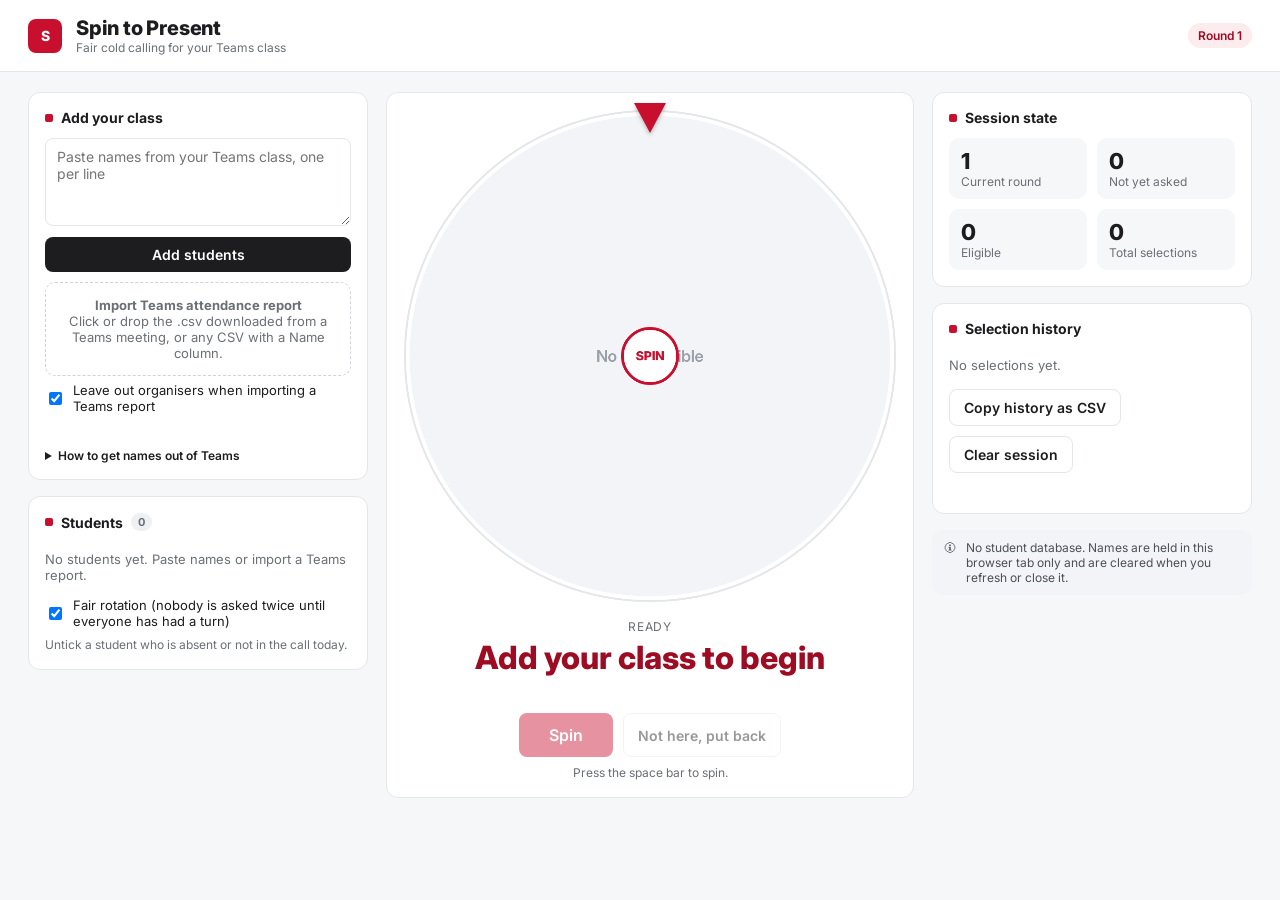
<file: spin-to-present/index.html>
<!DOCTYPE html>
<html lang="en-GB">
<head>
<meta charset="utf-8">
<meta name="viewport" content="width=device-width, initial-scale=1">
<title>Spin to Present</title>
<link rel="preconnect" href="https://fonts.googleapis.com">
<link href="https://fonts.googleapis.com/css2?family=Inter:wght@400;500;600;700;800&display=swap" rel="stylesheet">
<style>
  :root{
    --red:#c8102e; --red-d:#9e0c24; --red-soft:#fdecee;
    --ink:#1d1d1f; --mute:#6b6f76; --line:#e4e6ea; --bg:#f6f7f9; --card:#fff;
    --ok:#1f8a4c; --warn:#b26a00;
  }
  *{box-sizing:border-box}
  body{margin:0;font-family:Inter,system-ui,sans-serif;background:var(--bg);color:var(--ink);font-size:14px}
  header{background:#fff;border-bottom:1px solid var(--line);padding:16px 28px;display:flex;align-items:center;gap:14px}
  .logo{width:34px;height:34px;border-radius:8px;background:var(--red);display:grid;place-items:center;color:#fff;font-weight:800}
  header h1{font-size:20px;margin:0;font-weight:800;letter-spacing:-.2px}
  header .tag{font-size:12px;color:var(--mute)}
  header .spacer{flex:1}
  .pill{font-size:12px;padding:5px 10px;border-radius:999px;background:var(--red-soft);color:var(--red-d);font-weight:600}
  main{display:grid;grid-template-columns:340px 1fr 320px;gap:18px;padding:20px 28px;max-width:1500px;margin:0 auto}
  @media (max-width:1150px){main{grid-template-columns:1fr 1fr}.centre{grid-column:1/-1;order:-1}}
  @media (max-width:720px){main{grid-template-columns:1fr;padding:14px}}
  .card{background:var(--card);border:1px solid var(--line);border-radius:12px;padding:16px;margin-bottom:16px}
  .card h2{font-size:14px;margin:0 0 12px;display:flex;align-items:center;gap:8px}
  .card h2::before{content:"";width:8px;height:8px;background:var(--red);border-radius:2px}
  .row{display:flex;gap:8px}
  input[type=text]{flex:1;padding:9px 11px;border:1px solid var(--line);border-radius:8px;font:inherit}
  input[type=text]:focus,textarea:focus{outline:2px solid var(--red);outline-offset:-1px}
  textarea{width:100%;padding:9px 11px;border:1px solid var(--line);border-radius:8px;font:inherit;resize:vertical}
  details.how{margin-top:10px;font-size:12px;color:#4b5058}
  details.how summary{cursor:pointer;font-weight:600;color:var(--ink)}
  details.how p{margin:8px 0 0}
  button{font:inherit;font-weight:600;border:0;border-radius:8px;padding:9px 14px;cursor:pointer;background:var(--ink);color:#fff}
  button.ghost{background:#fff;color:var(--ink);border:1px solid var(--line)}
  button.red{background:var(--red)}
  button.red:hover{background:var(--red-d)}
  button:disabled{opacity:.45;cursor:not-allowed}
  .drop{display:block;margin-top:10px;border:1.5px dashed #cfd3d9;border-radius:10px;padding:14px;text-align:center;color:var(--mute);font-size:13px;cursor:pointer}
  .drop.over{border-color:var(--red);background:var(--red-soft)}
  .note{font-size:12px;color:var(--mute);margin-top:8px;min-height:16px}
  .note.err{color:var(--red-d)} .note.ok{color:var(--ok)}
  ul.plist{list-style:none;margin:0;padding:0;max-height:380px;overflow:auto}
  ul.plist li{display:flex;align-items:center;gap:8px;padding:7px 4px;border-bottom:1px solid #f0f1f3}
  ul.plist li .nm{flex:1;overflow:hidden;text-overflow:ellipsis;white-space:nowrap}
  ul.plist li.absent .nm{color:#aaa;text-decoration:line-through}
  ul.plist li.done .nm{color:var(--mute)}
  .badge{font-size:11px;padding:2px 7px;border-radius:999px;background:#eef0f3;color:var(--mute);white-space:nowrap}
  .badge.done{background:#e7f5ec;color:var(--ok)}
  .icon{background:none;color:var(--mute);padding:4px 6px;border-radius:6px;font-size:13px}
  .icon:hover{background:#f0f1f3;color:var(--ink)}
  .toggle{display:flex;align-items:center;gap:8px;font-size:13px;margin-top:6px}
  .centre .card{display:flex;flex-direction:column;align-items:center}
  .wheelwrap{position:relative;width:min(520px,100%);aspect-ratio:1}
  canvas{width:100%;height:100%;display:block}
  .pointer{position:absolute;top:-6px;left:50%;transform:translateX(-50%);width:0;height:0;border-left:16px solid transparent;border-right:16px solid transparent;border-top:30px solid var(--red);filter:drop-shadow(0 2px 2px rgba(0,0,0,.25))}
  .result{margin-top:16px;text-align:center;min-height:86px}
  .result .lbl{font-size:12px;color:var(--mute);text-transform:uppercase;letter-spacing:.8px}
  .result .who{font-size:32px;font-weight:800;margin-top:4px;color:var(--red-d);word-break:break-word}
  .actions{display:flex;gap:10px;margin-top:8px;flex-wrap:wrap;justify-content:center}
  .actions .red{padding:12px 30px;font-size:16px}
  .stats{display:grid;grid-template-columns:1fr 1fr;gap:10px}
  .stat{background:var(--bg);border-radius:10px;padding:10px 12px}
  .stat .v{font-size:22px;font-weight:800}
  .stat .k{font-size:12px;color:var(--mute)}
  ol.hist{margin:0;padding:0;list-style:none;max-height:300px;overflow:auto}
  ol.hist li{display:flex;gap:10px;padding:7px 0;border-bottom:1px solid #f0f1f3;font-size:13px}
  ol.hist .n{color:var(--mute);width:26px}
  ol.hist .t{color:var(--mute);margin-left:auto;font-variant-numeric:tabular-nums}
  .empty{color:var(--mute);font-size:13px;padding:8px 0}
  .privacy{display:flex;gap:10px;align-items:flex-start;background:#f2f4f7;border-radius:10px;padding:10px 12px;font-size:12px;color:#4b5058}
  .future{border:1.5px dashed #c3c8cf;border-radius:12px;padding:12px 14px;font-size:12px;color:var(--mute)}
  .future b{color:var(--ink)}
  .modal{position:fixed;inset:0;background:rgba(0,0,0,.35);display:none;place-items:center;z-index:10}
  .modal.show{display:grid}
  .modal .box{background:#fff;border-radius:12px;padding:20px;max-width:360px}
  .modal .box p{margin:0 0 16px}
  .sr{position:absolute;left:-9999px}
</style>
</head>
<body>
<header>
  <div class="logo">S</div>
  <div><h1>Spin to Present</h1><div class="tag">Fair cold calling for your Teams class</div></div>
  <div class="spacer"></div>
  <span class="pill" id="roundPill">Round 1</span>
</header>

<main>
  <!-- Participant management -->
  <section>
    <div class="card">
      <h2>Add your class</h2>
      <form id="addForm" autocomplete="off">
        <textarea id="nameInput" rows="4" maxlength="20000" placeholder="Paste names from your Teams class, one per line" aria-label="Student names"></textarea>
        <div class="row" style="margin-top:8px"><button type="submit" style="flex:1">Add students</button></div>
      </form>
      <label class="drop" id="drop">
        <input type="file" id="csvInput" accept=".csv,.txt,text/csv,text/plain" class="sr">
        <strong>Import Teams attendance report</strong><br>Click or drop the .csv downloaded from a Teams meeting, or any CSV with a Name column.
      </label>
      <label class="toggle"><input type="checkbox" id="skipOrg" checked> Leave out organisers when importing a Teams report</label>
      <div class="note" id="addNote"></div>
      <details class="how">
        <summary>How to get names out of Teams</summary>
        <p><b>Live meeting:</b> after the call, open the meeting chat, go to Attendance and download the report. Drop that file above.</p>
        <p><b>Class team:</b> open the team, choose Manage team, then Members. Select the student names, copy and paste them in the box above.</p>
      </details>
    </div>

    <div class="card">
      <h2>Students <span class="badge" id="pCount">0</span></h2>
      <ul class="plist" id="plist"></ul>
      <div class="empty" id="pEmpty">No students yet. Paste names or import a Teams report.</div>
      <label class="toggle"><input type="checkbox" id="fairToggle" checked> Fair rotation (nobody is asked twice until everyone has had a turn)</label>
      <div class="note">Untick a student who is absent or not in the call today.</div>
    </div>
  </section>

  <!-- Presentation layer -->
  <section class="centre">
    <div class="card">
      <div class="wheelwrap">
        <div class="pointer" aria-hidden="true"></div>
        <canvas id="wheel" width="1040" height="1040" aria-label="Selection wheel" role="img"></canvas>
      </div>
      <div class="result" aria-live="polite">
        <div class="lbl" id="resLbl">Ready</div>
        <div class="who" id="resWho">Add your class to begin</div>
      </div>
      <div class="actions">
        <button class="red" id="spinBtn" disabled>Spin</button>
        <button class="ghost" id="putBackBtn" disabled title="Return this student to the pool for this round">Not here, put back</button>
      </div>
      <div class="note">Press the space bar to spin.</div>
    </div>
  </section>

  <!-- Session state and history -->
  <section>
    <div class="card">
      <h2>Session state</h2>
      <div class="stats">
        <div class="stat"><div class="v" id="sRound">1</div><div class="k">Current round</div></div>
        <div class="stat"><div class="v" id="sLeft">0</div><div class="k">Not yet asked</div></div>
        <div class="stat"><div class="v" id="sElig">0</div><div class="k">Eligible</div></div>
        <div class="stat"><div class="v" id="sTotal">0</div><div class="k">Total selections</div></div>
      </div>
    </div>
    <div class="card">
      <h2>Selection history</h2>
      <ol class="hist" id="hist"></ol>
      <div class="empty" id="hEmpty">No selections yet.</div>
      <div class="actions" style="justify-content:flex-start">
        <button class="ghost" id="copyBtn">Copy history as CSV</button>
        <button class="ghost" id="clearBtn">Clear session</button>
      </div>
      <div class="note" id="histNote"></div>
    </div>
    <div class="privacy">
      <span aria-hidden="true">🛈</span>
      <span>No student database. Names are held in this browser tab only and are cleared when you refresh or close it.</span>
    </div>
  </section>
</main>

<div class="modal" id="modal" role="dialog" aria-modal="true">
  <div class="box">
    <p id="modalText">Clear all students and history?</p>
    <div class="row" style="justify-content:flex-end">
      <button class="ghost" id="modalNo">Cancel</button>
      <button class="red" id="modalYes">Clear</button>
    </div>
  </div>
</div>

<script>
(() => {
  "use strict";

  // Limits (STRIDE: tampering and denial of service controls)
  const MAX_NAME = 60, MAX_PEOPLE = 200, MAX_CSV_BYTES = 500 * 1024;

  // Session state, memory only
  const state = { people: [], round: 1, history: [], current: null, spinning: false, nextId: 1, shown: null };

  const $ = id => document.getElementById(id);

  // Input validation: strip control and bidi characters, collapse whitespace, cap length
  function clean(raw){
    let s = String(raw ?? "")
      .replace(/[\u0000-\u001F\u007F-\u009F​-‏‪-‮⁦-⁩]/g, "")
      .replace(/\s+/g, " ").trim();
    if (s.length > MAX_NAME) s = s.slice(0, MAX_NAME).trim();
    return s;
  }

  function addNames(names, extra){
    let added = 0, dupes = 0, invalid = 0, capped = 0;
    const existing = new Set(state.people.map(p => p.name.toLowerCase()));
    for (const raw of names){
      const n = clean(raw);
      if (!n){ invalid++; continue; }
      if (existing.has(n.toLowerCase())){ dupes++; continue; }
      if (state.people.length >= MAX_PEOPLE){ capped++; continue; }
      state.shown = null;
      state.people.push({ id: state.nextId++, name: n, present: true, done: false, count: 0 });
      existing.add(n.toLowerCase());
      added++;
    }
    const bits = [`Added ${added}`];
    if (dupes) bits.push(`${dupes} duplicate${dupes>1?"s":""} skipped`);
    if (invalid) bits.push(`${invalid} blank skipped`);
    if (capped) bits.push(`${capped} over the ${MAX_PEOPLE} limit`);
    if (extra) bits.push(extra);
    note($("addNote"), bits.join(", ") + ".", added ? "ok" : "err");
    render();
  }

  function note(el, text, kind){
    el.textContent = text; el.className = "note " + (kind || "");
  }

  // Secure, unbiased random integer in [0, n)
  function secureInt(n){
    const limit = Math.floor(0x100000000 / n) * n;
    const buf = new Uint32Array(1);
    do { crypto.getRandomValues(buf); } while (buf[0] >= limit);
    return buf[0] % n;
  }

  const fair = () => $("fairToggle").checked;
  const eligible = () => state.people.filter(p => p.present);
  function pool(){
    const e = eligible();
    return fair() ? e.filter(p => !p.done) : e;
  }

  // CSV parsing with quoted field support
  function parseCSV(text, delim){
    delim = delim || ",";
    const rows = []; let row = [], f = "", q = false;
    for (let i = 0; i < text.length; i++){
      const c = text[i];
      if (q){
        if (c === '"'){ if (text[i+1] === '"'){ f += '"'; i++; } else q = false; }
        else f += c;
      } else if (c === '"') q = true;
      else if (c === delim){ row.push(f); f = ""; }
      else if (c === "\n" || c === "\r"){
        if (c === "\r" && text[i+1] === "\n") i++;
        row.push(f); rows.push(row); row = []; f = "";
      } else f += c;
    }
    if (f || row.length){ row.push(f); rows.push(row); }
    return rows.filter(r => r.some(x => x.trim()));
  }

  // Teams attendance reports are UTF16, tab separated and split into numbered sections
  function decode(buf){
    const b = new Uint8Array(buf);
    if (b[0] === 0xFF && b[1] === 0xFE) return new TextDecoder("utf-16le").decode(b.subarray(2));
    if (b[0] === 0xFE && b[1] === 0xFF) return new TextDecoder("utf-16be").decode(b.subarray(2));
    if (b.length > 3 && b[1] === 0 && b[3] === 0) return new TextDecoder("utf-16le").decode(b);
    return new TextDecoder("utf-8").decode(b).replace(/^﻿/, "");
  }

  function importFile(file){
    if (!file) return;
    if (!/\.(csv|txt)$/i.test(file.name)){ note($("addNote"), "Please choose a .csv file.", "err"); return; }
    if (file.size > MAX_CSV_BYTES){ note($("addNote"), "File is larger than 500 KB.", "err"); return; }
    const r = new FileReader();
    r.onload = () => {
      const text = decode(r.result);
      const firstLines = text.split(/\r?\n/).slice(0, 40).join("\n");
      const delim = (firstLines.match(/\t/g) || []).length > (firstLines.match(/,/g) || []).length ? "\t" : ",";
      const rows = parseCSV(text, delim);
      if (!rows.length){ note($("addNote"), "No rows found in the file.", "err"); return; }

      const NAME_HEADS = ["name","full name","display name","participant","attendee","student","student name"];
      let hRow = rows.findIndex(r => r.some(c => NAME_HEADS.includes(c.trim().toLowerCase())));
      let col = 0, roleCol = -1, body;
      if (hRow >= 0){
        const head = rows[hRow].map(h => h.trim().toLowerCase());
        col = head.findIndex(h => NAME_HEADS.includes(h));
        roleCol = head.findIndex(h => h === "role");
        body = [];
        for (const row of rows.slice(hRow + 1)){
          if (/^\d+\.\s/.test((row[0] || "").trim())) break;   // next Teams section
          body.push(row);
        }
      } else body = rows;

      let orgs = 0;
      const names = [];
      for (const row of body){
        if (roleCol >= 0 && $("skipOrg").checked && /organi[sz]er/i.test(row[roleCol] || "")){ orgs++; continue; }
        names.push((row[col] ?? "").replace(/\s*\((guest|external|unverified)\)\s*$/i, ""));
      }
      addNames(names, orgs ? `${orgs} organiser${orgs>1?"s":""} left out` : "");
    };
    r.onerror = () => note($("addNote"), "Could not read the file.", "err");
    r.readAsArrayBuffer(file);
  }

  // Wheel drawing
  const cv = $("wheel"), ctx = cv.getContext("2d");
  let rot = 0;
  const palette = ["#c8102e","#2b2d33","#e5e7eb","#8a0c20","#6b6f76","#f3c6cd"];
  function wheelItems(){
    const p = pool();
    return p.length ? p : [];
  }
  function draw(items){
    items = items || state.shown || wheelItems();
    const W = cv.width, R = W/2 - 14, cx = W/2, cy = W/2;
    ctx.clearRect(0,0,W,W);
    ctx.save(); ctx.translate(cx,cy);
    ctx.beginPath(); ctx.arc(0,0,R+10,0,Math.PI*2); ctx.fillStyle="#fff"; ctx.fill();
    ctx.lineWidth=4; ctx.strokeStyle="#e4e6ea"; ctx.stroke();
    if (!items.length){
      ctx.beginPath(); ctx.arc(0,0,R,0,Math.PI*2); ctx.fillStyle="#f2f4f7"; ctx.fill();
      ctx.fillStyle="#9aa0a8"; ctx.font="600 34px Inter, sans-serif"; ctx.textAlign="center";
      ctx.fillText("No one eligible", 0, 12);
    } else {
      const seg = Math.PI*2/items.length;
      items.forEach((p,i) => {
        const a0 = rot + i*seg, a1 = a0 + seg;
        ctx.beginPath(); ctx.moveTo(0,0); ctx.arc(0,0,R,a0,a1); ctx.closePath();
        const col = items.length === 1 ? palette[0] : palette[i % (items.length % palette.length === 1 ? palette.length-1 : palette.length)];
        ctx.fillStyle = col; ctx.fill();
        ctx.strokeStyle="#fff"; ctx.lineWidth=3; ctx.stroke();
        if (!state.spinning && state.current === p){ ctx.lineWidth=10; ctx.strokeStyle="#f5b800"; ctx.stroke(); }
        ctx.save(); ctx.rotate(a0 + seg/2);
        const light = ["#e5e7eb","#f3c6cd"].includes(col);
        ctx.fillStyle = light ? "#1d1d1f" : "#fff";
        const fs = Math.max(16, Math.min(34, 520/items.length + 12));
        ctx.font = `600 ${fs}px Inter, sans-serif`; ctx.textAlign="right"; ctx.textBaseline="middle";
        let label = p.name; const maxW = R - 90;
        while (ctx.measureText(label).width > maxW && label.length > 3) label = label.slice(0,-2);
        if (label !== p.name) label = label.trim() + "…";
        ctx.fillText(label, R - 28, 0);
        ctx.restore();
      });
    }
    ctx.beginPath(); ctx.arc(0,0,58,0,Math.PI*2); ctx.fillStyle="#fff"; ctx.fill();
    ctx.lineWidth=6; ctx.strokeStyle="#c8102e"; ctx.stroke();
    ctx.fillStyle="#c8102e"; ctx.font="800 26px Inter, sans-serif"; ctx.textAlign="center"; ctx.textBaseline="middle";
    ctx.fillText("SPIN",0,1);
    ctx.restore();
  }

  // Selection engine
  function spin(){
    if (state.spinning) return;
    let items = pool();
    if (!items.length && fair() && eligible().length){
      newRound();
      items = pool();
    }
    if (!items.length) return;
    state.spinning = true; state.current = null; state.shown = items; render();

    const k = secureInt(items.length);   // the decision is made here, the animation only reveals it
    const chosen = items[k];
    const seg = Math.PI*2/items.length;
    const jitter = (secureInt(1000)/1000 - 0.5) * seg * 0.6;
    const target = -Math.PI/2 - (k + 0.5)*seg + jitter;
    const TAU = Math.PI*2;
    const delta = ((target - rot) % TAU + TAU) % TAU + TAU*6;
    const start = rot, t0 = performance.now();
    const reduce = matchMedia("(prefers-reduced-motion: reduce)").matches;
    const dur = reduce ? 600 : 4200;
    $("resLbl").textContent = "Spinning"; $("resWho").textContent = "…";

    function frame(now){
      const t = Math.min(1, (now - t0)/dur);
      const e = 1 - Math.pow(1 - t, 4);
      rot = start + delta*e;
      draw(items);
      if (t < 1) requestAnimationFrame(frame);
      else finish(chosen);
    }
    requestAnimationFrame(frame);
  }

  function finish(p){
    rot = rot % (Math.PI*2);
    p.done = true; p.count++;
    state.current = p;
    state.history.unshift({ n: state.history.length + 1, round: state.round, name: p.name, time: new Date() });
    state.spinning = false;
    render(true);
  }

  function newRound(){
    state.round++;
    state.people.forEach(p => p.done = false);
    note($("histNote"), `Everyone has been asked. Round ${state.round} started.`, "ok");
  }

  function putBack(){
    const p = state.current; if (!p || state.spinning) return;
    p.done = false; p.count = Math.max(0, p.count - 1); state.shown = null;
    const h = state.history[0];
    if (h && h.name === p.name) h.skipped = true;
    state.current = null;
    note($("histNote"), `${p.name} returned to the pool for this round.`, "");
    render();
  }

  // Rendering
  function render(keepResult){
    const list = $("plist"); list.textContent = "";
    state.people.forEach(p => {
      const li = document.createElement("li");
      if (!p.present) li.classList.add("absent");
      else if (p.done && fair()) li.classList.add("done");
      const cb = document.createElement("input"); cb.type="checkbox"; cb.checked=p.present;
      cb.title = "Present and eligible"; cb.setAttribute("aria-label", `${p.name} is present`);
      cb.disabled = state.spinning;
      cb.onchange = () => { p.present = cb.checked; state.shown = null; render(true); };
      const nm = document.createElement("span"); nm.className="nm"; nm.textContent = p.name; nm.title = p.name;
      const b = document.createElement("span"); b.className = "badge";
      if (!p.present){ b.textContent = "Absent"; }
      else if (p.done && fair()){ b.textContent = "Asked"; b.classList.add("done"); }
      else { b.textContent = p.count ? `×${p.count}` : "Waiting"; }
      const rm = document.createElement("button"); rm.className="icon"; rm.textContent="✕";
      rm.setAttribute("aria-label", `Remove ${p.name}`); rm.disabled = state.spinning;
      rm.onclick = () => {
        state.people = state.people.filter(x => x !== p); state.shown = null;
        if (state.current === p) state.current = null;
        render(true);
      };
      li.append(cb, nm, b, rm); list.append(li);
    });
    $("pCount").textContent = state.people.length;
    $("pEmpty").style.display = state.people.length ? "none" : "block";

    const elig = eligible().length, left = eligible().filter(p => !p.done).length;
    $("sRound").textContent = state.round; $("roundPill").textContent = `Round ${state.round}`;
    $("sElig").textContent = elig; $("sLeft").textContent = fair() ? left : "n/a";
    $("sTotal").textContent = state.history.filter(h => !h.skipped).length;

    const h = $("hist"); h.textContent = "";
    state.history.forEach(e => {
      const li = document.createElement("li");
      const n = document.createElement("span"); n.className="n"; n.textContent = e.n;
      const nm = document.createElement("span"); nm.textContent = e.name + (e.skipped ? " (put back)" : "");
      if (e.skipped) nm.style.color = "#9aa0a8";
      const r = document.createElement("span"); r.className="badge"; r.textContent = "R" + e.round;
      const t = document.createElement("span"); t.className="t"; t.textContent = e.time.toLocaleTimeString("en-GB",{hour:"2-digit",minute:"2-digit",second:"2-digit"});
      li.append(n, nm, r, t); h.append(li);
    });
    $("hEmpty").style.display = state.history.length ? "none" : "block";

    $("spinBtn").disabled = state.spinning || !elig;
    $("spinBtn").textContent = (fair() && elig && !left) ? "Start next round and spin" : "Spin";
    $("putBackBtn").disabled = state.spinning || !state.current || !fair();

    if (!state.spinning){
      if (state.current){
        $("resLbl").textContent = "Your turn"; $("resWho").textContent = state.current.name;
      } else if (!keepResult || !state.current){
        $("resLbl").textContent = elig ? "Ready" : "Ready";
        $("resWho").textContent = state.people.length ? (elig ? "Press Spin" : "Tick at least one student") : "Add your class to begin";
      }
      draw();
    }
  }

  // Export: copy to clipboard, neutralising spreadsheet formula injection
  function csvCell(v){
    let s = String(v);
    if (/^[=+\-@\t\r]/.test(s)) s = "'" + s;
    return '"' + s.replace(/"/g,'""') + '"';
  }
  async function copyHistory(){
    if (!state.history.length){ note($("histNote"), "Nothing to copy yet.", "err"); return; }
    const lines = [["Order","Round","Name","Time","Status"].map(csvCell).join(",")];
    [...state.history].reverse().forEach(e => lines.push([e.n, e.round, e.name, e.time.toLocaleTimeString("en-GB"), e.skipped ? "Put back" : "Asked"].map(csvCell).join(",")));
    try { await navigator.clipboard.writeText(lines.join("\n")); note($("histNote"), "History copied. Paste it into Excel or a text file.", "ok"); }
    catch { note($("histNote"), "Copy was blocked by the browser.", "err"); }
  }

  function clearSession(){
    state.people = []; state.history = []; state.round = 1; state.current = null; state.shown = null; rot = 0;
    note($("addNote"), "", ""); note($("histNote"), "Session cleared.", "ok");
    render();
  }

  // Events
  $("addForm").addEventListener("submit", e => {
    e.preventDefault();
    const v = $("nameInput").value;
    if (!v.trim()) return;
    let lines = v.split(/\r?\n|;/);
    if (lines.length === 1) lines = v.split(",");
    // Drop the extra lines Teams includes when copying a member list
    const noise = /^(owners?|members?|guests?|role|name|title|location|tags|remove|\(\d+\)|.*@.*|\d+)$/i;
    addNames(lines.filter(l => !noise.test(l.trim())));
    $("nameInput").value = ""; $("nameInput").focus();
  });
  $("csvInput").addEventListener("change", e => { importFile(e.target.files[0]); e.target.value = ""; });
  const drop = $("drop");
  ["dragenter","dragover"].forEach(t => drop.addEventListener(t, e => { e.preventDefault(); drop.classList.add("over"); }));
  ["dragleave","drop"].forEach(t => drop.addEventListener(t, e => { e.preventDefault(); drop.classList.remove("over"); }));
  drop.addEventListener("drop", e => importFile(e.dataTransfer.files[0]));
  $("spinBtn").onclick = spin;
  $("putBackBtn").onclick = putBack;
  $("fairToggle").onchange = () => { state.shown = null; render(true); };
  $("copyBtn").onclick = copyHistory;
  $("clearBtn").onclick = () => $("modal").classList.add("show");
  $("modalNo").onclick = () => $("modal").classList.remove("show");
  $("modalYes").onclick = () => { $("modal").classList.remove("show"); clearSession(); };
  cv.addEventListener("click", spin); cv.style.cursor = "pointer";
  document.addEventListener("keydown", e => {
    const tag = (e.target.tagName || "").toLowerCase();
    if (e.code === "Space" && !["input","textarea","button","select"].includes(tag)){ e.preventDefault(); if (!$("spinBtn").disabled) spin(); }
    if (e.key === "Escape") $("modal").classList.remove("show");
  });
  if (document.fonts) document.fonts.ready.then(() => draw());

  render();
})();
</script>
</body>
</html>
</file>
